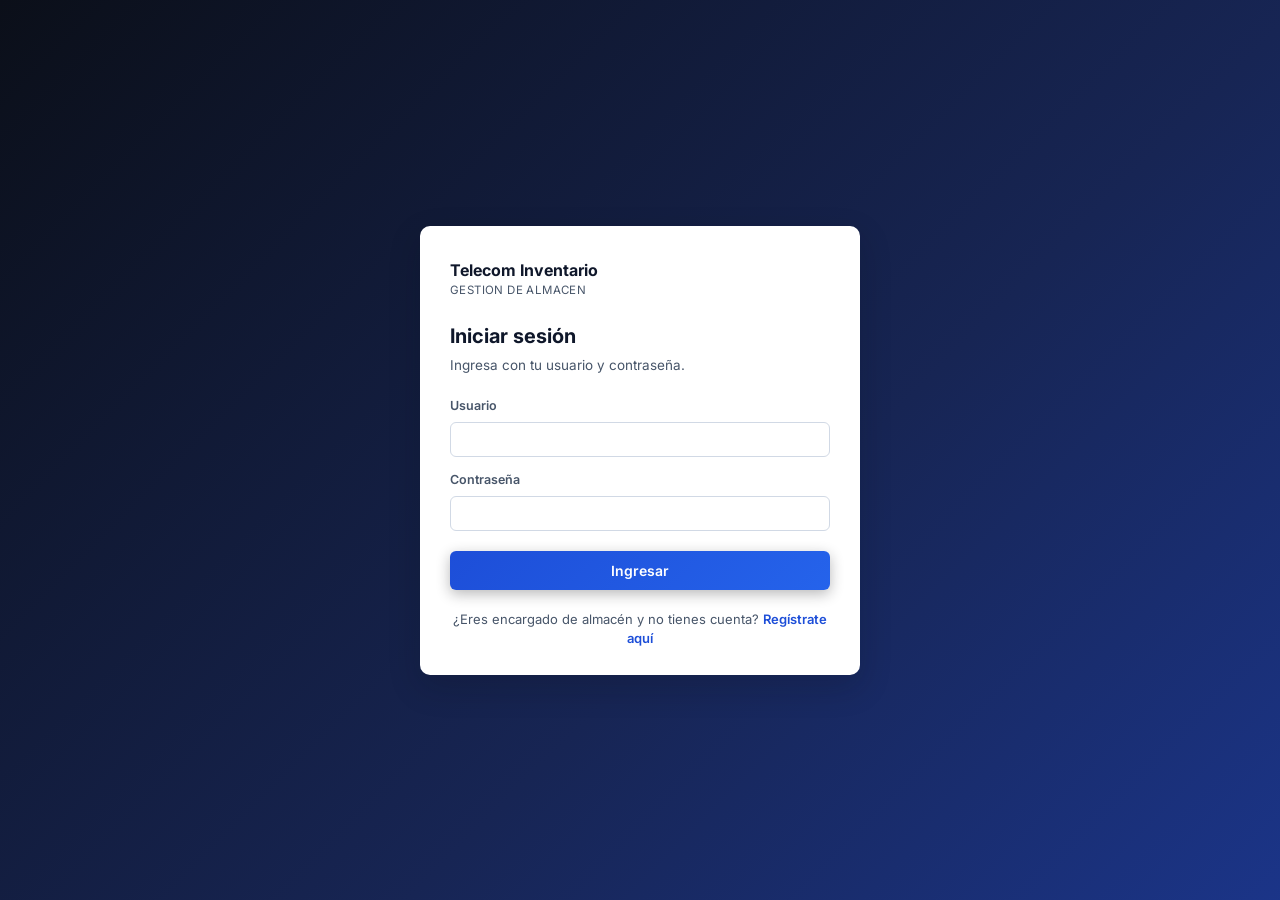
<file: src/main/resources/static/index.html>
<!doctype html>
<html lang="es">
  <head>
    <meta charset="UTF-8" />
    <meta name="viewport" content="width=device-width, initial-scale=1.0" />
    <title>Inventario | Sistema de Telecomunicaciones</title>
    <link rel="stylesheet" href="css/style.css" />
  </head>
  <body>
    <!-- Topbar -->
    <header class="topbar">
      <button id="btnHamburger" class="hamburger" aria-label="Abrir menu">
        <span></span>
      </button>
      <div class="brand">
        <strong>Telecom Inventario</strong>
        <small>Gestion de almacen</small>
      </div>
      <div class="topbar-spacer"></div>
      <div class="topbar-user">
        <span id="usuarioNombre">-</span>
        <small id="usuarioRol">-</small>
      </div>
      <div class="topbar-page">Inventario</div>
    </header>

    <!-- Drawer / menu hamburguesa -->
    <div class="drawer-overlay" id="drawerOverlay"></div>
    <nav class="drawer" id="drawer">
      <div class="drawer-head">
        <strong>Menu</strong>
        <button class="drawer-close" id="drawerClose" aria-label="Cerrar menu">
          &times;
        </button>
      </div>
      <div class="drawer-nav">
        <span class="section-label">General</span>
        <a href="index.html" class="active">Inventario</a>
        <span class="section-label">Configuracion</span>
        <a href="ajustes.html">Ajustes &mdash; Proveedores y tipos</a>
        <a href="historial.html">Historial de movimientos</a>
        <a href="empleados.html" id="linkAdminEmpleados" class="hidden"
          >Administrar empleados</a
        >
      </div>
      <div class="drawer-nav" style="margin-top: auto">
        <button
          id="btnCerrarSesion"
          class="btn btn-ghost"
          style="justify-content: flex-start; color: #dadbdf"
        >
          Cerrar sesión
        </button>
      </div>
    </nav>

    <main class="page">
      <div class="page-head">
        <div>
          <h1>Inventario general</h1>
          <p>Consulta, agrega, edita o elimina productos del almacen.</p>
        </div>
        <button class="btn btn-primary" id="btnNuevo">
          <svg
            width="15"
            height="15"
            viewBox="0 0 24 24"
            fill="none"
            stroke="currentColor"
            stroke-width="2.4"
            stroke-linecap="round"
          >
            <path d="M12 5v14M5 12h14" />
          </svg>
          Agregar producto
        </button>
      </div>

      <section class="card">
        <div class="toolbar">
          <div class="search-box">
            <svg
              width="15"
              height="15"
              viewBox="0 0 24 24"
              fill="none"
              stroke="currentColor"
              stroke-width="2.2"
              stroke-linecap="round"
            >
              <circle cx="11" cy="11" r="7" />
              <path d="m21 21-4.3-4.3" />
            </svg>
            <input
              type="text"
              id="inputBuscar"
              placeholder="Buscar producto por nombre..."
            />
          </div>
          <select id="filtroProveedor" class="filter">
            <option value="">Todos los proveedores</option>
          </select>
          <select id="filtroTipo" class="filter">
            <option value="">Todos los tipos de almacen</option>
          </select>
          <button class="btn btn-ghost btn-sm" id="btnLimpiarFiltros">
            Limpiar
          </button>
        </div>

        <div class="table-wrap">
          <table>
            <thead>
              <tr>
                <th>Producto</th>
                <th class="num">Cantidad</th>
                <th>Tipo de almacen</th>
                <th class="num">Precio</th>
                <th>Proveedor</th>
                <th class="num">Total</th>
                <th></th>
              </tr>
            </thead>
            <tbody id="tablaBody"></tbody>
          </table>
          <div class="empty-state hidden" id="estadoVacio">
            No se encontraron productos con esos criterios.
          </div>
        </div>
      </section>
    </main>

    <!-- Modal: agregar / editar producto -->
    <div class="modal-overlay" id="modalOverlay">
      <div class="modal">
        <div class="modal-head">
          <h3 id="modalTitulo">Agregar producto</h3>
          <button
            class="btn-ghost btn-icon"
            id="modalClose"
            aria-label="Cerrar"
          >
            &times;
          </button>
        </div>
        <form id="formProducto">
          <div class="modal-body">
            <input type="hidden" id="productoId" />

            <div class="field">
              <label for="nombre">Nombre del producto</label>
              <input type="text" id="nombre" required />
              <div class="error" id="errNombre"></div>
            </div>

            <div class="field-row">
              <div class="field">
                <label for="cantidad">Cantidad</label>
                <input
                  type="number"
                  id="cantidad"
                  min="0"
                  step="0.01"
                  required
                />
                <div class="error" id="errCantidad"></div>
              </div>
              <div class="field">
                <label for="tipoAlmacen">Tipo de almacen</label>
                <select id="tipoAlmacen" required></select>
                <div class="error" id="errTipo"></div>
              </div>
            </div>

            <div class="field-row">
              <div class="field">
                <label for="precio">Precio unitario (S/)</label>
                <input type="number" id="precio" min="0" step="0.01" required />
                <div class="error" id="errPrecio"></div>
              </div>
              <div class="field">
                <label for="proveedor">Proveedor</label>
                <select id="proveedor" required></select>
                <div class="error" id="errProveedor"></div>
              </div>
            </div>
          </div>
          <div class="modal-foot">
            <button type="button" class="btn" id="btnCancelar">Cancelar</button>
            <button type="submit" class="btn btn-primary">Guardar</button>
          </div>
        </form>
      </div>
    </div>

    <div class="toast" id="toast"></div>

    <script src="js/main.js"></script>
    <script src="js/inventario.js"></script>
  </body>
</html>
</file>
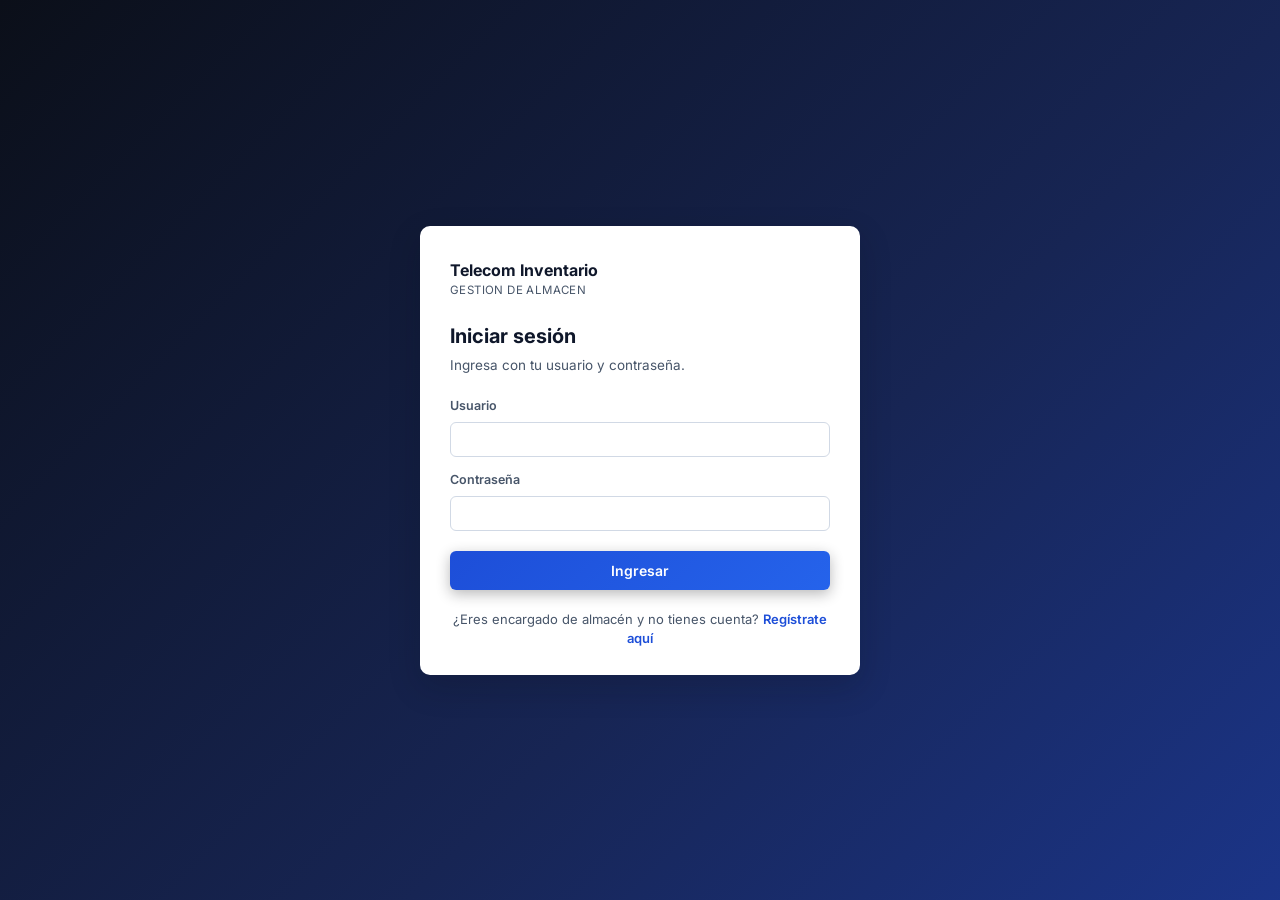
<file: src/main/resources/static/ajustes.html>
<!DOCTYPE html>
<html lang="es">
<head>
<meta charset="UTF-8">
<meta name="viewport" content="width=device-width, initial-scale=1.0">
<title>Ajustes | Sistema de Telecomunicaciones</title>
<link rel="stylesheet" href="css/style.css">
</head>
<body>

  <header class="topbar">
    <button id="btnHamburger" class="hamburger" aria-label="Abrir menu"><span></span></button>
    <div class="brand">
      <strong>Telecom Inventario</strong>
      <small>Gestion de almacen</small>
    </div>
    <div class="topbar-spacer"></div>
    <div class="topbar-user">
      <span id="usuarioNombre">-</span>
      <small id="usuarioRol">-</small>
    </div>
    <div class="topbar-page">Ajustes</div>
  </header>

  <div class="drawer-overlay" id="drawerOverlay"></div>
  <nav class="drawer" id="drawer">
    <div class="drawer-head">
      <strong>Menu</strong>
      <button class="drawer-close" id="drawerClose" aria-label="Cerrar menu">&times;</button>
    </div>
    <div class="drawer-nav">
      <span class="section-label">General</span>
      <a href="index.html">Inventario</a>
      <span class="section-label">Configuracion</span>
      <a href="ajustes.html" class="active">Ajustes &mdash; Proveedores y tipos</a>
      <a href="historial.html">Historial de movimientos</a>
      <a href="empleados.html" id="linkAdminEmpleados" class="hidden">Administrar empleados</a>
    </div>
    <div class="drawer-nav" style="margin-top:auto;">
      <button id="btnCerrarSesion" class="btn btn-ghost" style="justify-content:flex-start; color:#DADBDF;">Cerrar sesión</button>
    </div>
  </nav>

  <main class="page">
    <div class="page-head">
      <div>
        <h1>Ajustes</h1>
        <p>Administra los proveedores y los tipos de almacen usados en el inventario.</p>
      </div>
    </div>

    <div class="settings-grid">

      <!-- Proveedores -->
      <section class="card">
        <div class="settings-card-head">
          <h2>Proveedores</h2>
          <p>Empresas que suministran los productos.</p>
        </div>
        <form class="add-row" id="formProveedor">
          <input type="text" id="nuevoProveedor" placeholder="Nombre del proveedor" required>
          <button type="submit" class="btn btn-primary btn-sm">Agregar</button>
        </form>
        <ul class="simple-list" id="listaProveedores"></ul>
      </section>

      <!-- Tipos de almacen -->
      <section class="card">
        <div class="settings-card-head">
          <h2>Tipos de almacen</h2>
          <p>Formas de almacenar un producto: bolsa, unidad, caja, metro, cm, etc.</p>
        </div>
        <form class="add-row" id="formTipo">
          <input type="text" id="nuevoTipo" placeholder="Nombre del tipo de almacen" required>
          <button type="submit" class="btn btn-primary btn-sm">Agregar</button>
        </form>
        <ul class="simple-list" id="listaTipos"></ul>
      </section>

    </div>
  </main>

  <div class="toast" id="toast"></div>

  <script src="js/main.js"></script>
  <script src="js/ajustes.js"></script>
</body>
</html>
</file>
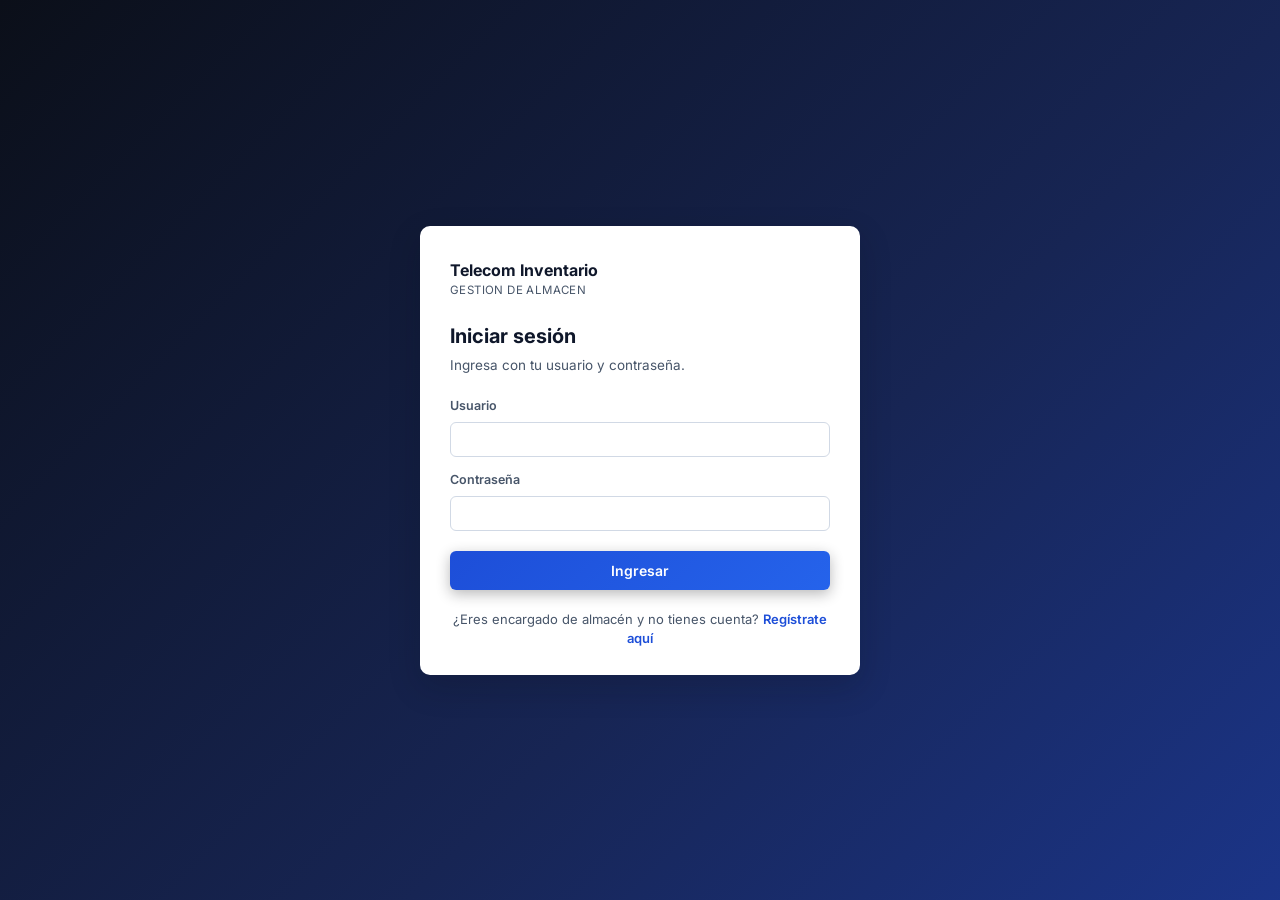
<file: src/main/resources/static/empleados.html>
<!DOCTYPE html>
<html lang="es">
<head>
<meta charset="UTF-8">
<meta name="viewport" content="width=device-width, initial-scale=1.0">
<title>Administrar empleados | Telecom Inventario</title>
<link rel="stylesheet" href="css/style.css">
</head>
<body>

  <header class="topbar">
    <button id="btnHamburger" class="hamburger" aria-label="Abrir menu"><span></span></button>
    <div class="brand">
      <strong>Telecom Inventario</strong>
      <small>Gestion de almacen</small>
    </div>
    <div class="topbar-spacer"></div>
    <div class="topbar-user">
      <span id="usuarioNombre">-</span>
      <small id="usuarioRol">-</small>
    </div>
    <div class="topbar-page">Empleados</div>
  </header>

  <div class="drawer-overlay" id="drawerOverlay"></div>
  <nav class="drawer" id="drawer">
    <div class="drawer-head">
      <strong>Menu</strong>
      <button class="drawer-close" id="drawerClose" aria-label="Cerrar menu">&times;</button>
    </div>
    <div class="drawer-nav">
      <span class="section-label">General</span>
      <a href="index.html">Inventario</a>
      <span class="section-label">Configuracion</span>
      <a href="ajustes.html">Ajustes &mdash; Proveedores y tipos</a>
      <a href="historial.html">Historial de movimientos</a>
      <a href="empleados.html" id="linkAdminEmpleados" class="active hidden">Administrar empleados</a>
    </div>
    <div class="drawer-nav" style="margin-top:auto;">
      <button id="btnCerrarSesion" class="btn btn-ghost" style="justify-content:flex-start; color:#DADBDF;">Cerrar sesión</button>
    </div>
  </nav>

  <main class="page">
    <div class="page-head">
      <div>
        <h1>Administrar empleados</h1>
        <p>Cuentas registradas en el sistema: Administradores y Encargados de almacén.</p>
      </div>
    </div>

    <section class="card">
      <div class="table-wrap">
        <table>
          <thead>
            <tr>
              <th>Nombre</th>
              <th>Usuario</th>
              <th>Correo</th>
              <th>DNI</th>
              <th>Celular</th>
              <th>Rol</th>
              <th></th>
            </tr>
          </thead>
          <tbody id="tablaEmpleados"></tbody>
        </table>
        <div class="empty-state hidden" id="estadoVacioEmpleados">No hay cuentas registradas.</div>
      </div>
    </section>
  </main>

  <!-- Modal: editar empleado -->
  <div class="modal-overlay" id="modalOverlay">
    <div class="modal">
      <div class="modal-head">
        <h3>Editar cuenta</h3>
        <button class="btn-ghost btn-icon" id="modalClose" aria-label="Cerrar">&times;</button>
      </div>
      <form id="formEmpleado">
        <div class="modal-body">
          <input type="hidden" id="empleadoId">

          <div class="field">
            <label for="nombre">Nombre completo</label>
            <input type="text" id="nombre" required>
          </div>

          <div class="field-row">
            <div class="field">
              <label for="correo">Correo</label>
              <input type="email" id="correo" required>
            </div>
            <div class="field">
              <label for="dni">DNI</label>
              <input type="text" id="dni" required>
            </div>
          </div>

          <div class="field-row">
            <div class="field">
              <label for="celular">Celular</label>
              <input type="text" id="celular" required>
            </div>
            <div class="field">
              <label for="username">Usuario</label>
              <input type="text" id="username" required>
            </div>
          </div>

          <div class="field-row">
            <div class="field">
              <label for="rol">Rol</label>
              <select id="rol" required>
                <option value="ENCARGADO">Encargado de almacen</option>
                <option value="ADMIN">Administrador</option>
              </select>
            </div>
            <div class="field">
              <label for="password">Nueva contraseña (opcional)</label>
              <input type="password" id="password" placeholder="Dejar en blanco para no cambiarla">
            </div>
          </div>
        </div>
        <div class="modal-foot">
          <button type="button" class="btn" id="btnCancelar">Cancelar</button>
          <button type="submit" class="btn btn-primary">Guardar cambios</button>
        </div>
      </form>
    </div>
  </div>

  <div class="toast" id="toast"></div>

  <script src="js/main.js"></script>
  <script src="js/empleados.js"></script>
</body>
</html>
</file>
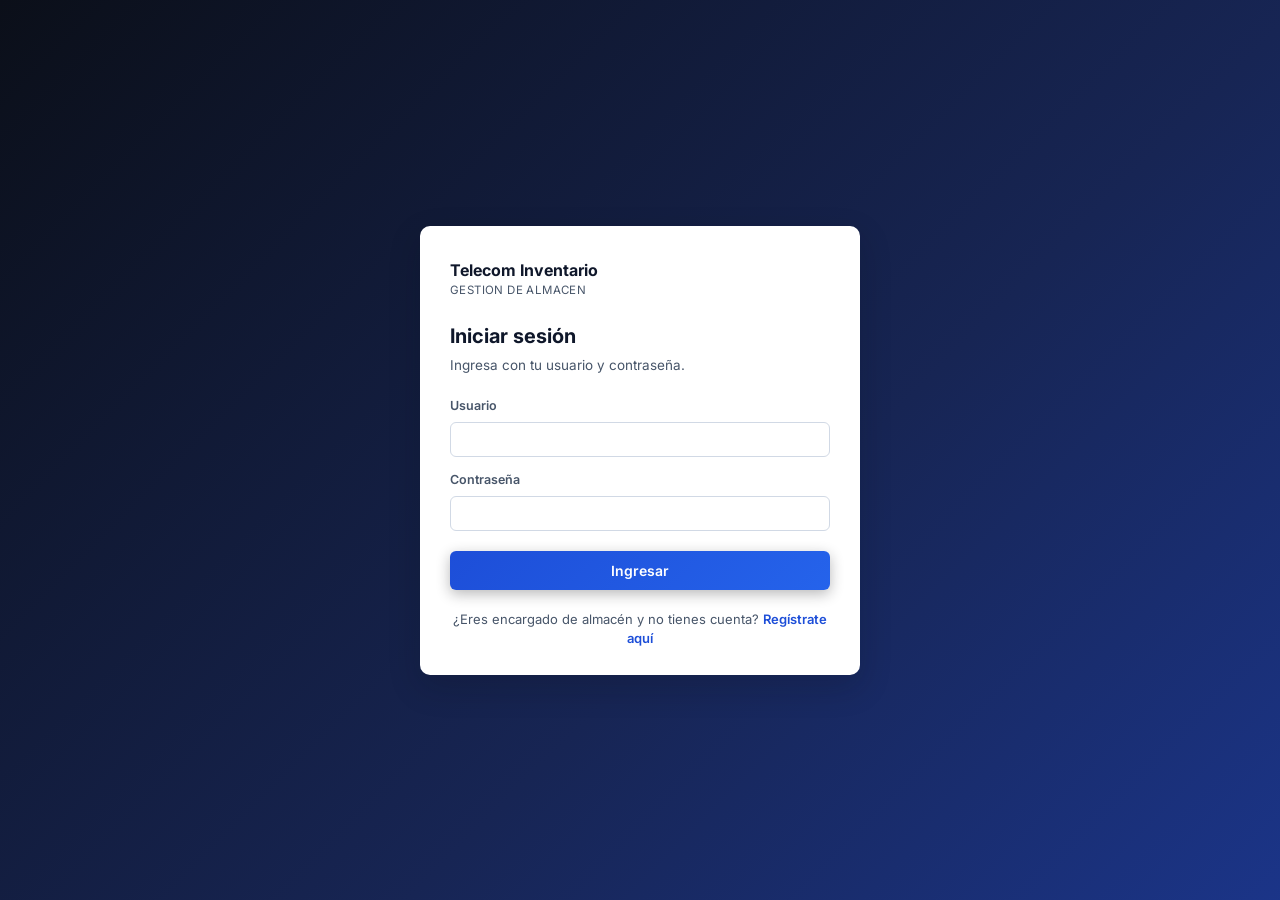
<file: src/main/resources/static/historial.html>
<!DOCTYPE html>
<html lang="es">
<head>
<meta charset="UTF-8">
<meta name="viewport" content="width=device-width, initial-scale=1.0">
<title>Historial | Sistema de Telecomunicaciones</title>
<link rel="stylesheet" href="css/style.css">
</head>
<body>

  <header class="topbar">
    <button id="btnHamburger" class="hamburger" aria-label="Abrir menu"><span></span></button>
    <div class="brand">
      <strong>Telecom Inventario</strong>
      <small>Gestion de almacen</small>
    </div>
    <div class="topbar-spacer"></div>
    <div class="topbar-user">
      <span id="usuarioNombre">-</span>
      <small id="usuarioRol">-</small>
    </div>
    <div class="topbar-page">Historial</div>
  </header>

  <div class="drawer-overlay" id="drawerOverlay"></div>
  <nav class="drawer" id="drawer">
    <div class="drawer-head">
      <strong>Menu</strong>
      <button class="drawer-close" id="drawerClose" aria-label="Cerrar menu">&times;</button>
    </div>
    <div class="drawer-nav">
      <span class="section-label">General</span>
      <a href="index.html">Inventario</a>
      <span class="section-label">Configuracion</span>
      <a href="ajustes.html">Ajustes &mdash; Proveedores y tipos</a>
      <a href="historial.html" class="active">Historial de movimientos</a>
      <a href="empleados.html" id="linkAdminEmpleados" class="hidden">Administrar empleados</a>
    </div>
    <div class="drawer-nav" style="margin-top:auto;">
      <button id="btnCerrarSesion" class="btn btn-ghost" style="justify-content:flex-start; color:#DADBDF;">Cerrar sesión</button>
    </div>
  </nav>

  <main class="page">
    <div class="page-head">
      <div>
        <h1>Historial de movimientos</h1>
        <p>Registro de altas, ediciones y bajas realizadas en el inventario.</p>
      </div>
    </div>

    <section class="card">
      <div class="table-wrap">
        <table>
          <thead>
            <tr>
              <th>Fecha</th>
              <th>Movimiento</th>
              <th>Producto</th>
              <th class="num">Cantidad</th>
              <th>Detalle</th>
            </tr>
          </thead>
          <tbody id="tablaHistorial"></tbody>
        </table>
        <div class="empty-state hidden" id="estadoVacioHistorial">Todavia no se registraron movimientos.</div>
      </div>
    </section>
  </main>

  <div class="toast" id="toast"></div>

  <script src="js/main.js"></script>
  <script src="js/historial.js"></script>
</body>
</html>
</file>
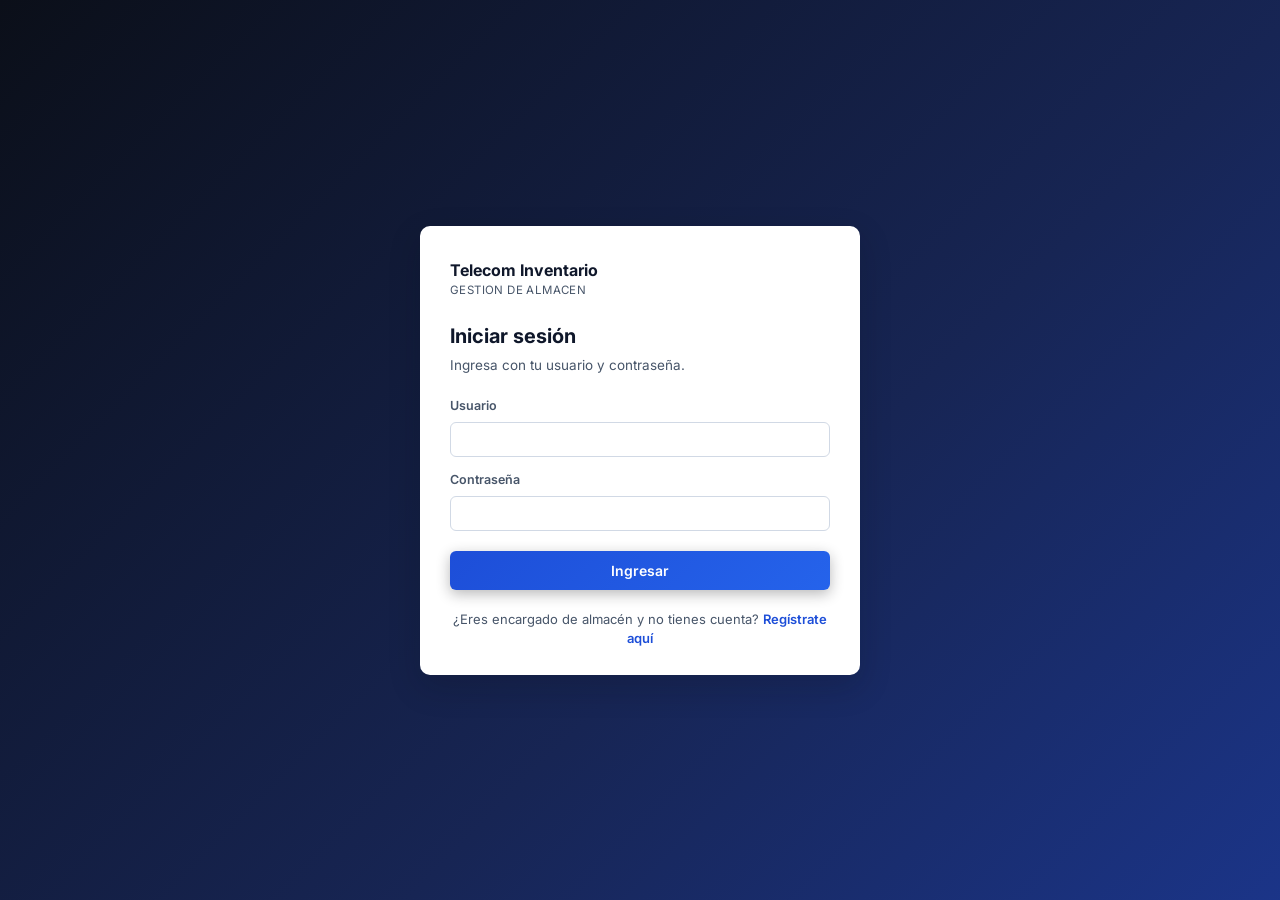
<file: src/main/resources/static/login.html>
<!DOCTYPE html>
<html lang="es">
<head>
<meta charset="UTF-8">
<meta name="viewport" content="width=device-width, initial-scale=1.0">
<title>Iniciar sesión | Telecom Inventario</title>
<link rel="stylesheet" href="css/style.css">
<link rel="stylesheet" href="css/auth.css">
</head>
<body class="auth-body">

  <div class="auth-wrap">
    <div class="auth-card">
      <div class="auth-brand">
        <strong>Telecom Inventario</strong>
        <small>Gestion de almacen</small>
      </div>

      <h1>Iniciar sesión</h1>
      <p class="auth-sub">Ingresa con tu usuario y contraseña.</p>

      <form id="formLogin" class="auth-form">
        <div class="field">
          <label for="username">Usuario</label>
          <input type="text" id="username" required autocomplete="username">
        </div>
        <div class="field">
          <label for="password">Contraseña</label>
          <input type="password" id="password" required autocomplete="current-password">
        </div>

        <button type="submit" class="btn btn-primary auth-submit">Ingresar</button>
      </form>

      <p class="auth-foot">
        ¿Eres encargado de almacén y no tienes cuenta?
        <a href="registro.html">Regístrate aquí</a>
      </p>
    </div>
  </div>

  <div class="toast" id="toast"></div>

  <script src="js/main.js"></script>
  <script src="js/login.js"></script>
</body>
</html>
</file>
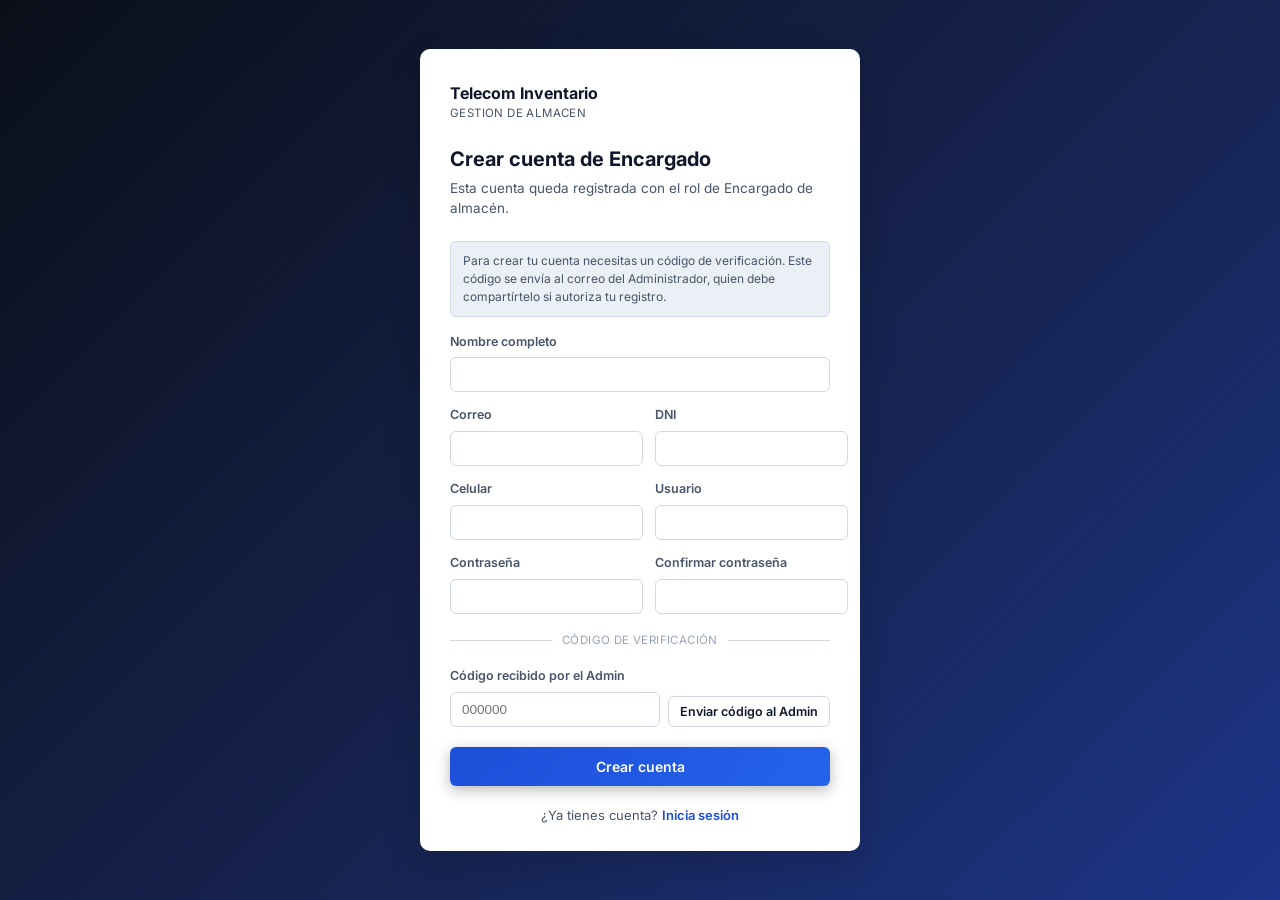
<file: src/main/resources/static/registro.html>
<!DOCTYPE html>
<html lang="es">
<head>
<meta charset="UTF-8">
<meta name="viewport" content="width=device-width, initial-scale=1.0">
<title>Crear cuenta | Telecom Inventario</title>
<link rel="stylesheet" href="css/style.css">
<link rel="stylesheet" href="css/auth.css">
</head>
<body class="auth-body">

  <div class="auth-wrap">
    <div class="auth-card">
      <div class="auth-brand">
        <strong>Telecom Inventario</strong>
        <small>Gestion de almacen</small>
      </div>

      <h1>Crear cuenta de Encargado</h1>
      <p class="auth-sub">Esta cuenta queda registrada con el rol de Encargado de almacén.</p>

      <div class="auth-hint">
        Para crear tu cuenta necesitas un código de verificación. Este código
        se envía al correo del Administrador, quien debe compartírtelo si
        autoriza tu registro.
      </div>

      <form id="formRegistro" class="auth-form" style="margin-top:16px;">
        <div class="field-row">
          <div class="field">
            <label for="nombre">Nombre completo</label>
            <input type="text" id="nombre" required>
          </div>
        </div>

        <div class="field-row">
          <div class="field">
            <label for="correo">Correo</label>
            <input type="email" id="correo" required>
          </div>
          <div class="field">
            <label for="dni">DNI</label>
            <input type="text" id="dni" required>
          </div>
        </div>

        <div class="field-row">
          <div class="field">
            <label for="celular">Celular</label>
            <input type="text" id="celular" required>
          </div>
          <div class="field">
            <label for="username">Usuario</label>
            <input type="text" id="username" required autocomplete="username">
          </div>
        </div>

        <div class="field-row">
          <div class="field">
            <label for="password">Contraseña</label>
            <input type="password" id="password" required minlength="6" autocomplete="new-password">
          </div>
          <div class="field">
            <label for="password2">Confirmar contraseña</label>
            <input type="password" id="password2" required minlength="6" autocomplete="new-password">
          </div>
        </div>

        <div class="auth-divider"><div class="line"></div><span>Código de verificación</span><div class="line"></div></div>

        <div class="codigo-row">
          <div class="field">
            <label for="codigo">Código recibido por el Admin</label>
            <input type="text" id="codigo" maxlength="6" placeholder="000000" required>
          </div>
          <button type="button" class="btn btn-sm" id="btnEnviarCodigo">Enviar código al Admin</button>
        </div>

        <button type="submit" class="btn btn-primary auth-submit">Crear cuenta</button>
      </form>

      <p class="auth-foot">
        ¿Ya tienes cuenta? <a href="login.html">Inicia sesión</a>
      </p>
    </div>
  </div>

  <div class="toast" id="toast"></div>

  <script src="js/main.js"></script>
  <script src="js/registro.js"></script>
</body>
</html>
</file>
<file: src/main/resources/static/css/style.css>
/* =========================================================
   Sistema de Inventario - Telecomunicaciones
   Paleta gris / negro / degradados - profesional
   ========================================================= */

@import url("https://fonts.googleapis.com/css2?family=Inter:wght@400;500;600;700&family=IBM+Plex+Mono:wght@500;600&display=swap");

:root {
  --bg: #f4f6fa; /* Fondo más claro y ligeramente azulado */
  --surface: #ffffff;
  --surface-alt: #ebf0f6; /* Gris azulado muy suave para hover y buscador */
  --border: #d1d9e5; /* Bordes sutiles pero definidos */

  --text: #0f172a; /* Azul/gris extremadamente oscuro (máximo contraste) */
  --text-muted: #475569; /* Texto secundario de alta legibilidad */
  --text-soft: #94a3b8;

  --navy-900: #0b0f19; /* Tonos de respaldo más oscuros */
  --navy-800: #1e293b;
  --navy-700: #334155;

  --primary: #2563eb; /* Azul cobalto brillante */
  --primary-dark: #1d4ed8;
  --accent: #3b82f6;

  /* Degradado para Topbar y Drawer (Azul profundo de telecomunicaciones) */
  --grad-brand: linear-gradient(135deg, #0b0f19 0%, #172554 60%, #1e40af 130%);
  /* Degradado para botones primarios (Buen contraste con texto blanco) */
  --grad-btn: linear-gradient(135deg, #1d4ed8 0%, #2563eb 100%);

  --danger: #d32f2f; /* Rojo más vivo pero legible */
  --danger-bg: #fdf2f2;
  --success: #15803d; /* Verde bosque para alta legibilidad en texto */
  --success-bg: #edfdf4;

  --radius: 10px;
  --radius-sm: 6px;
  --shadow: 0 1px 3px rgba(15, 23, 42, 0.05), 0 4px 12px rgba(15, 23, 42, 0.05);
  --shadow-lg: 0 12px 32px rgba(11, 15, 25, 0.2);
}

* {
  box-sizing: border-box;
}

html,
body {
  height: 100%;
}

body {
  margin: 0;
  background: var(--bg);
  color: var(--text);
  font-family:
    "Inter",
    -apple-system,
    Segoe UI,
    Roboto,
    sans-serif;
  font-size: 14.5px;
  line-height: 1.5;
  -webkit-font-smoothing: antialiased;
}

.mono {
  font-family: "IBM Plex Mono", monospace;
  font-weight: 500;
}

a {
  color: inherit;
  text-decoration: none;
}
button {
  font-family: inherit;
}

/* ---------- Topbar ---------- */
.topbar {
  height: 60px;
  display: flex;
  align-items: center;
  gap: 14px;
  padding: 0 22px;
  background: var(--grad-brand);
  color: #f1f1f3;
  position: sticky;
  top: 0;
  z-index: 40;
  box-shadow: var(--shadow);
}

.hamburger {
  width: 38px;
  height: 38px;
  border-radius: var(--radius-sm);
  border: 1px solid rgba(255, 255, 255, 0.18);
  background: rgba(255, 255, 255, 0.06);
  display: flex;
  align-items: center;
  justify-content: center;
  cursor: pointer;
  flex-shrink: 0;
}
.hamburger:hover {
  background: rgba(255, 255, 255, 0.14);
}
.hamburger span {
  display: block;
  width: 18px;
  height: 2px;
  background: #f1f1f3;
  position: relative;
}
.hamburger span::before,
.hamburger span::after {
  content: "";
  position: absolute;
  left: 0;
  width: 18px;
  height: 2px;
  background: #f1f1f3;
}
.hamburger span::before {
  top: -6px;
}
.hamburger span::after {
  top: 6px;
}

.brand {
  display: flex;
  flex-direction: column;
  line-height: 1.15;
}
.brand strong {
  font-size: 15px;
  font-weight: 700;
  letter-spacing: 0.2px;
}
.brand small {
  font-size: 11.5px;
  color: #b7b8bd;
  letter-spacing: 0.4px;
  text-transform: uppercase;
}

.topbar-spacer {
  flex: 1;
}

.topbar-user {
  display: flex;
  flex-direction: column;
  align-items: flex-end;
  line-height: 1.2;
  margin-right: 4px;
}
.topbar-user span {
  font-size: 13px;
  font-weight: 600;
  color: #f1f1f3;
}
.topbar-user small {
  font-size: 11px;
  color: #b7b8bd;
}

.topbar-page {
  font-size: 13px;
  color: #d2d3d8;
  border: 1px solid rgba(255, 255, 255, 0.16);
  padding: 5px 12px;
  border-radius: 999px;
}

/* ---------- Drawer (menu hamburguesa) ---------- */
.drawer-overlay {
  position: fixed;
  inset: 0;
  background: rgba(10, 10, 11, 0.42);
  opacity: 0;
  pointer-events: none;
  transition: opacity 0.18s ease;
  z-index: 50;
}
.drawer-overlay.open {
  opacity: 1;
  pointer-events: auto;
}

.drawer {
  position: fixed;
  top: 0;
  left: 0;
  height: 100%;
  width: 290px;
  background: var(--grad-brand);
  color: #f1f1f3;
  transform: translateX(-100%);
  transition: transform 0.2s ease;
  z-index: 51;
  display: flex;
  flex-direction: column;
  box-shadow: var(--shadow-lg);
}
.drawer.open {
  transform: translateX(0);
}

.drawer-head {
  padding: 20px 20px 16px;
  border-bottom: 1px solid rgba(255, 255, 255, 0.12);
  display: flex;
  align-items: center;
  justify-content: space-between;
}
.drawer-head strong {
  font-size: 15px;
}
.drawer-close {
  width: 30px;
  height: 30px;
  border-radius: var(--radius-sm);
  border: 1px solid rgba(255, 255, 255, 0.18);
  background: transparent;
  color: #f1f1f3;
  cursor: pointer;
  font-size: 16px;
  line-height: 1;
}

.drawer-nav {
  padding: 14px 12px;
  display: flex;
  flex-direction: column;
  gap: 4px;
}
.drawer-nav a {
  padding: 11px 14px;
  border-radius: var(--radius-sm);
  font-size: 14px;
  font-weight: 500;
  color: #dadbdf;
  border: 1px solid transparent;
}
.drawer-nav a:hover {
  background: rgba(255, 255, 255, 0.08);
}
.drawer-nav a.active {
  background: rgba(255, 255, 255, 0.12);
  border-color: rgba(255, 255, 255, 0.16);
  color: #ffffff;
}
.drawer-nav .section-label {
  margin: 14px 14px 4px;
  font-size: 10.5px;
  letter-spacing: 0.8px;
  text-transform: uppercase;
  color: #85868c;
}

.drawer-foot {
  margin-top: auto;
  padding: 16px 20px;
  font-size: 11.5px;
  color: #85868c;
  border-top: 1px solid rgba(255, 255, 255, 0.12);
}

/* ---------- Layout ---------- */
.page {
  max-width: 1240px;
  margin: 0 auto;
  padding: 26px 24px 60px;
}

.page-head {
  display: flex;
  align-items: flex-end;
  justify-content: space-between;
  gap: 16px;
  margin-bottom: 20px;
  flex-wrap: wrap;
}
.page-head h1 {
  font-size: 21px;
  margin: 0 0 4px;
  letter-spacing: -0.2px;
}
.page-head p {
  margin: 0;
  color: var(--text-muted);
  font-size: 13.5px;
}

/* ---------- Cards / Toolbar ---------- */
.card {
  background: var(--surface);
  border: 1px solid var(--border);
  border-radius: var(--radius);
  box-shadow: var(--shadow);
}

.toolbar {
  display: flex;
  align-items: center;
  gap: 10px;
  padding: 14px 16px;
  flex-wrap: wrap;
}

.search-box {
  flex: 1;
  min-width: 200px;
  display: flex;
  align-items: center;
  gap: 8px;
  background: var(--surface-alt);
  border: 1px solid var(--border);
  border-radius: var(--radius-sm);
  padding: 9px 12px;
}
.search-box input {
  border: none;
  outline: none;
  background: transparent;
  width: 100%;
  font-size: 13.5px;
  color: var(--text);
}
.search-box svg {
  flex-shrink: 0;
  color: var(--text-soft);
}

select.filter,
.toolbar select {
  border: 1px solid var(--border);
  background: var(--surface-alt);
  border-radius: var(--radius-sm);
  padding: 9px 10px;
  font-size: 13.5px;
  color: var(--text);
  min-width: 150px;
}

/* ---------- Buttons ---------- */
.btn {
  display: inline-flex;
  align-items: center;
  gap: 7px;
  border: 1px solid var(--border);
  background: var(--surface);
  color: var(--text);
  padding: 9px 15px;
  border-radius: var(--radius-sm);
  font-size: 13.5px;
  font-weight: 600;
  cursor: pointer;
}
.btn:hover {
  border-color: #c7c8cd;
  background: var(--surface-alt);
}

.btn-primary {
  background: var(--grad-btn);
  border: none;
  color: #fff;
  box-shadow: 0 4px 14px rgba(20, 20, 22, 0.3);
}
.btn-primary:hover {
  filter: brightness(1.12);
}

.btn-danger {
  background: var(--danger-bg);
  border: 1px solid #e3c6c6;
  color: var(--danger);
}
.btn-danger:hover {
  background: #f0d8d8;
}

.btn-ghost {
  background: transparent;
  border: 1px solid transparent;
  color: var(--text-muted);
  padding: 7px 10px;
}
.btn-ghost:hover {
  background: var(--surface-alt);
}

.btn-icon {
  width: 32px;
  height: 32px;
  padding: 0;
  display: inline-flex;
  align-items: center;
  justify-content: center;
}

.btn-sm {
  padding: 7px 11px;
  font-size: 12.5px;
}

/* ---------- Table ---------- */
.table-wrap {
  overflow-x: auto;
}

table {
  width: 100%;
  border-collapse: collapse;
  font-size: 13.5px;
}

thead th {
  text-align: left;
  padding: 12px 16px;
  font-size: 11.5px;
  letter-spacing: 0.5px;
  text-transform: uppercase;
  color: var(--text-muted);
  background: var(--surface-alt);
  border-bottom: 1px solid var(--border);
  border-top: 1px solid var(--border);
  white-space: nowrap;
}
thead th:first-child {
  border-left: none;
}

tbody td {
  padding: 13px 16px;
  border-bottom: 1px solid var(--border);
  color: var(--text);
  vertical-align: middle;
}
tbody tr {
  border-left: 3px solid transparent;
}
tbody tr:hover {
  background: var(--surface-alt);
  border-left-color: var(--accent);
}
tbody tr:last-child td {
  border-bottom: none;
}

td.num,
th.num {
  text-align: right;
}

.pill {
  display: inline-flex;
  align-items: center;
  padding: 4px 10px;
  border-radius: 999px;
  font-size: 11.5px;
  font-weight: 600;
  background: #e7e7ea;
  color: var(--primary-dark);
  border: 1px solid #d6d7db;
}

.pill-warn {
  background: #efeae3;
  color: #7a5e32;
  border-color: #ddd2be;
}
.pill-alta {
  background: var(--success-bg);
  color: var(--success);
  border-color: #c7ded2;
}
.pill-baja {
  background: var(--danger-bg);
  color: var(--danger);
  border-color: #e3c6c6;
}
.pill-edicion {
  background: #e7e7ea;
  color: var(--primary-dark);
  border-color: #d6d7db;
}

.row-actions {
  display: flex;
  gap: 6px;
  justify-content: flex-end;
}

.empty-state {
  padding: 46px 20px;
  text-align: center;
  color: var(--text-muted);
  font-size: 13.5px;
}

/* ---------- Modal ---------- */
.modal-overlay {
  position: fixed;
  inset: 0;
  background: rgba(10, 10, 11, 0.45);
  display: none;
  align-items: center;
  justify-content: center;
  z-index: 60;
  padding: 20px;
}
.modal-overlay.open {
  display: flex;
}

.modal {
  width: 100%;
  max-width: 460px;
  background: var(--surface);
  border-radius: var(--radius);
  box-shadow: var(--shadow-lg);
  overflow: hidden;
}
.modal-head {
  padding: 16px 20px;
  border-bottom: 1px solid var(--border);
  display: flex;
  align-items: center;
  justify-content: space-between;
}
.modal-head h3 {
  margin: 0;
  font-size: 15.5px;
}
.modal-body {
  padding: 18px 20px;
  display: flex;
  flex-direction: column;
  gap: 14px;
}
.modal-foot {
  padding: 14px 20px;
  border-top: 1px solid var(--border);
  display: flex;
  justify-content: flex-end;
  gap: 8px;
}

.field {
  display: flex;
  flex-direction: column;
  gap: 6px;
}
.field label {
  font-size: 12.5px;
  font-weight: 600;
  color: var(--text-muted);
}
.field input,
.field select {
  border: 1px solid var(--border);
  border-radius: var(--radius-sm);
  padding: 9px 11px;
  font-size: 13.5px;
  color: var(--text);
  background: var(--surface);
  outline: none;
}
.field input:focus,
.field select:focus {
  border-color: var(--primary);
  box-shadow: 0 0 0 3px rgba(58, 60, 66, 0.14);
}
.field .error {
  font-size: 11.5px;
  color: var(--danger);
  min-height: 14px;
}
.field-row {
  display: flex;
  gap: 12px;
}
.field-row .field {
  flex: 1;
}

/* ---------- Toast ---------- */
.toast {
  position: fixed;
  bottom: 22px;
  right: 22px;
  background: var(--navy-800);
  color: #fff;
  padding: 12px 16px;
  border-radius: var(--radius-sm);
  font-size: 13px;
  box-shadow: var(--shadow-lg);
  opacity: 0;
  transform: translateY(8px);
  transition:
    opacity 0.15s ease,
    transform 0.15s ease;
  z-index: 80;
  max-width: 320px;
}
.toast.show {
  opacity: 1;
  transform: translateY(0);
}
.toast.err {
  background: var(--danger);
}
.toast.ok {
  background: var(--success);
}

/* ---------- Settings groups (ajustes.html) ---------- */
.settings-grid {
  display: grid;
  grid-template-columns: 1fr 1fr;
  gap: 20px;
}
@media (max-width: 820px) {
  .settings-grid {
    grid-template-columns: 1fr;
  }
}

.settings-card-head {
  padding: 16px 18px;
  border-bottom: 1px solid var(--border);
}
.settings-card-head h2 {
  margin: 0 0 3px;
  font-size: 15px;
}
.settings-card-head p {
  margin: 0;
  font-size: 12.5px;
  color: var(--text-muted);
}

.add-row {
  display: flex;
  gap: 8px;
  padding: 14px 18px;
  border-bottom: 1px solid var(--border);
}
.add-row input {
  flex: 1;
  border: 1px solid var(--border);
  border-radius: var(--radius-sm);
  padding: 9px 11px;
  font-size: 13.5px;
  outline: none;
}
.add-row input:focus {
  border-color: var(--primary);
}

.simple-list {
  list-style: none;
  margin: 0;
  padding: 6px 8px;
  max-height: 360px;
  overflow-y: auto;
}
.simple-list li {
  display: flex;
  align-items: center;
  justify-content: space-between;
  padding: 10px 10px;
  border-radius: var(--radius-sm);
  font-size: 13.5px;
}
.simple-list li:hover {
  background: var(--surface-alt);
}

/* ---------- Utility ---------- */
.text-muted {
  color: var(--text-muted);
}
.hidden {
  display: none !important;
}
</file>
<file: src/main/resources/static/css/auth.css>
/* =========================================================
   auth.css - login y registro
   ========================================================= */

.auth-body{
  min-height: 100%;
  display: flex;
  align-items: center;
  justify-content: center;
  background: var(--grad-brand);
  padding: 32px 16px;
}

.auth-wrap{ width: 100%; max-width: 440px; }

.auth-card{
  background: var(--surface);
  border-radius: var(--radius);
  box-shadow: var(--shadow-lg);
  padding: 32px 30px 26px;
}

.auth-brand{
  display: flex;
  flex-direction: column;
  margin-bottom: 22px;
}
.auth-brand strong{ font-size: 16px; font-weight: 700; color: var(--text); }
.auth-brand small{ font-size: 11.5px; color: var(--text-muted); text-transform: uppercase; letter-spacing: .4px; }

.auth-card h1{ margin: 0 0 4px; font-size: 20px; }
.auth-sub{ margin: 0 0 22px; color: var(--text-muted); font-size: 13.5px; }

.auth-form{ display: flex; flex-direction: column; gap: 14px; }
.auth-submit{ width: 100%; justify-content: center; margin-top: 6px; padding: 11px; font-size: 14px; }

.auth-foot{
  margin: 20px 0 0;
  text-align: center;
  font-size: 13px;
  color: var(--text-muted);
}
.auth-foot a{ color: var(--primary-dark); font-weight: 600; }
.auth-foot a:hover{ text-decoration: underline; }

.auth-divider{
  display: flex;
  align-items: center;
  gap: 10px;
  margin: 4px 0;
}
.auth-divider .line{ flex: 1; height: 1px; background: var(--border); }
.auth-divider span{ font-size: 11.5px; color: var(--text-soft); text-transform: uppercase; letter-spacing: .4px; }

.codigo-row{ display: flex; gap: 8px; align-items: flex-end; }
.codigo-row .field{ flex: 1; }
.codigo-row .btn{ white-space: nowrap; }

.auth-hint{
  font-size: 12px;
  color: var(--text-muted);
  background: var(--surface-alt);
  border: 1px solid var(--border);
  border-radius: var(--radius-sm);
  padding: 10px 12px;
  line-height: 1.5;
}
</file>
